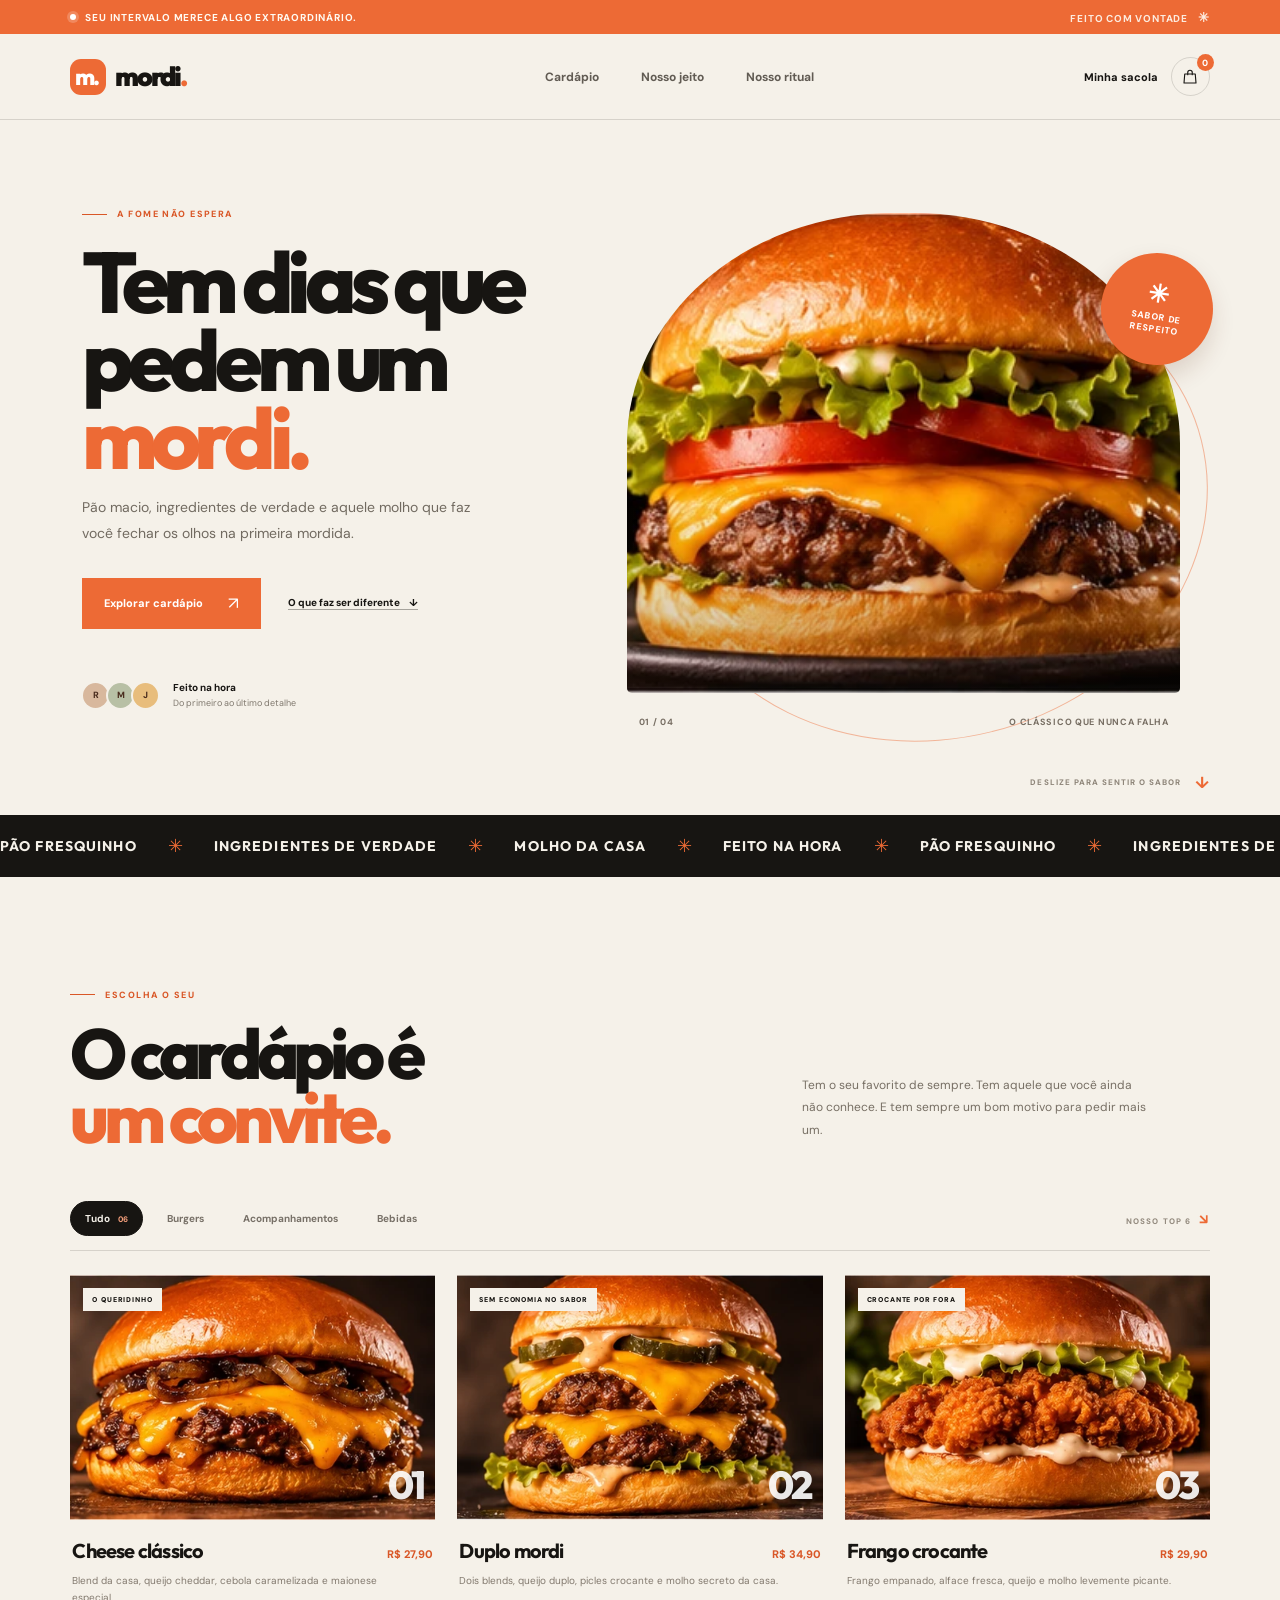
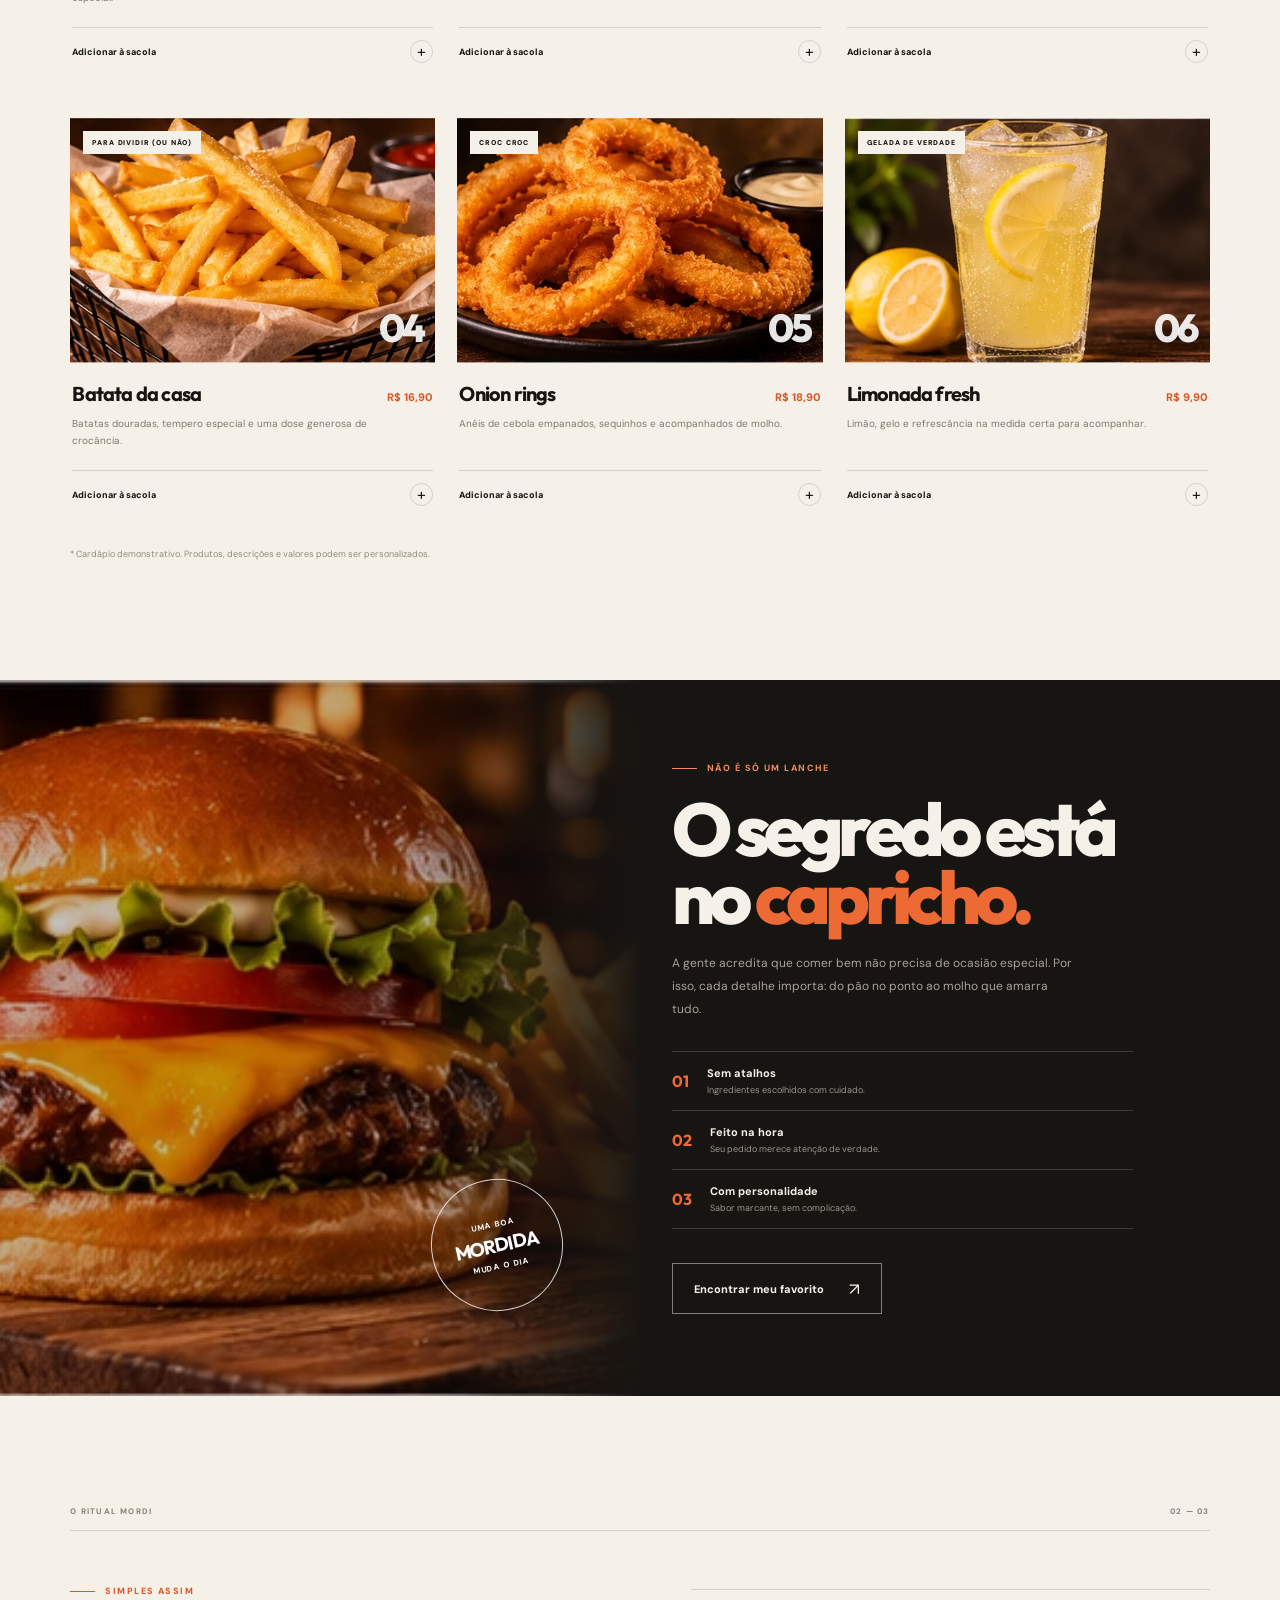
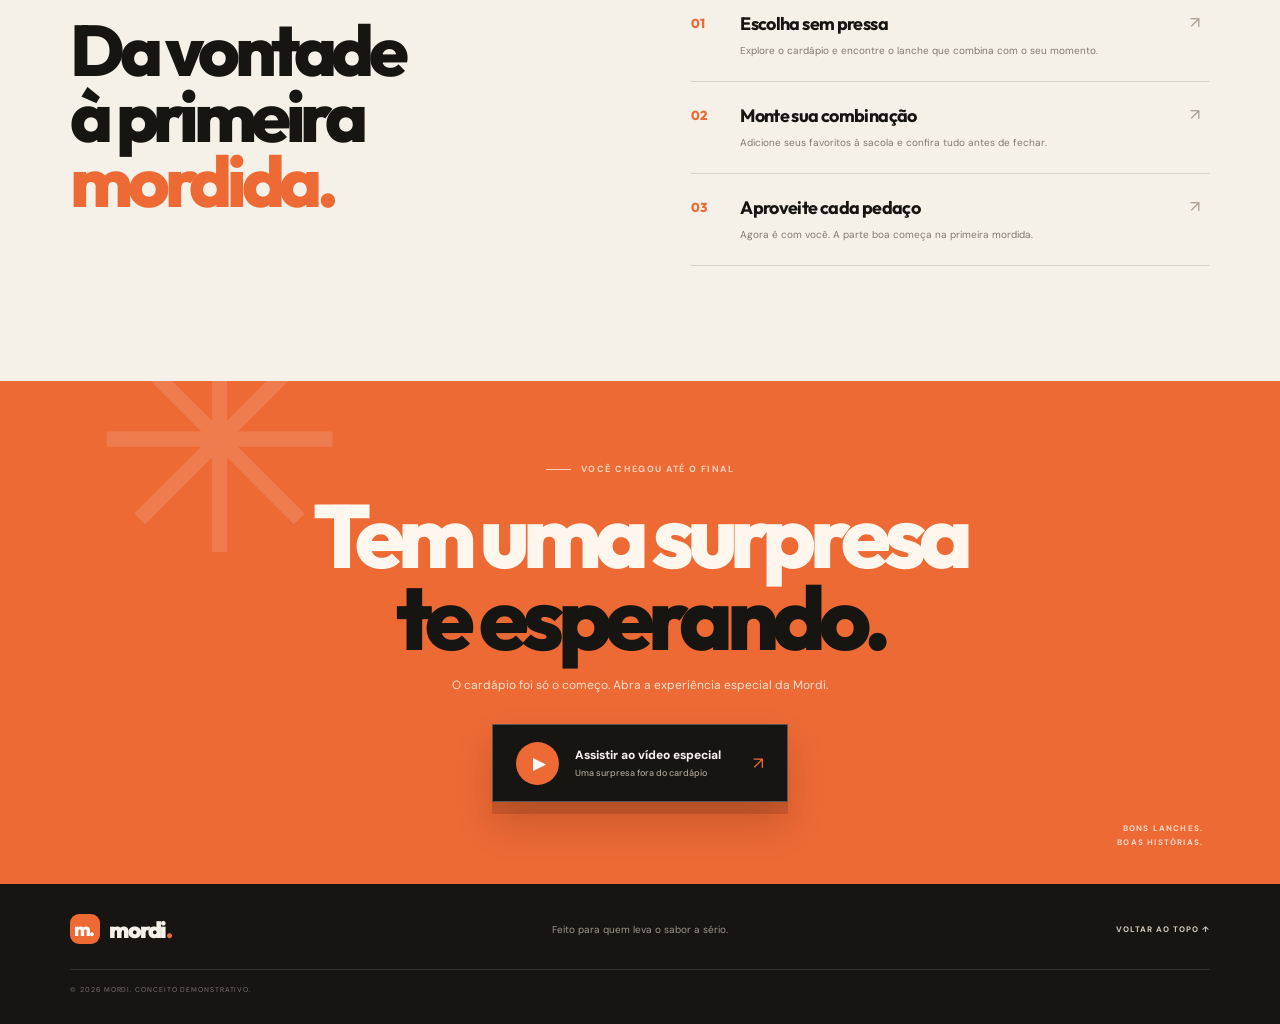
<file: index.html>
<!DOCTYPE html>
<html lang="pt-BR">
<head>
  <meta charset="UTF-8">
  <meta name="viewport" content="width=device-width, initial-scale=1.0">
  <meta name="theme-color" content="#171512">
  <meta name="description" content="Mordi — lanches feitos para transformar qualquer pausa em um momento especial.">
  <title>Mordi — Lanches sem miséria</title>
  <link rel="preconnect" href="https://fonts.googleapis.com">
  <link rel="preconnect" href="https://fonts.gstatic.com" crossorigin>
  <link href="https://fonts.googleapis.com/css2?family=DM+Sans:wght@400;500;600;700;800&family=Outfit:wght@400;500;600;700;800;900&display=swap" rel="stylesheet">
  <link rel="stylesheet" href="style.css">
  <script src="script.js" defer></script>
</head>
<body>
  <div class="announcement-bar">
    <span class="announcement-dot"></span>
    <p>Seu intervalo merece algo extraordinário.</p>
    <span class="announcement-right">FEITO COM VONTADE <span>✳</span></span>
  </div>

  <header class="site-header" id="topo">
    <a class="brand" href="#topo" aria-label="Mordi, página inicial">
      <span class="brand-mark">m.</span>
      <span class="brand-name">mordi<span>.</span></span>
    </a>

    <button class="mobile-menu-button" id="mobileMenuButton" type="button" aria-label="Abrir menu" aria-expanded="false" aria-controls="mainNav">
      <span></span><span></span>
    </button>

    <nav class="main-nav" id="mainNav" aria-label="Navegação principal">
      <a href="#cardapio">Cardápio</a>
      <a href="#nosso-jeito">Nosso jeito</a>
      <a href="#experiencia">Nosso ritual</a>
    </nav>

    <button class="cart-trigger" id="openCartButton" type="button" aria-label="Abrir sacola">
      <span class="cart-trigger-label">Minha sacola</span>
      <span class="cart-icon-wrap">
        <svg viewBox="0 0 24 24" aria-hidden="true"><path d="M5 8h14l1 12H4L5 8Z"/><path d="M9 9V6a3 3 0 0 1 6 0v3"/></svg>
        <span class="cart-count" id="cartCount">0</span>
      </span>
    </button>
  </header>

  <main>
    <section class="hero section-shell">
      <div class="hero-copy">
        <div class="eyebrow"><span class="eyebrow-line"></span> A FOME NÃO ESPERA</div>
        <h1>Tem dias que<br>pedem um <em>mordi.</em></h1>
        <p class="hero-description">Pão macio, ingredientes de verdade e aquele molho que faz você fechar os olhos na primeira mordida.</p>
        <div class="hero-actions">
          <a class="button button-primary" href="#cardapio">Explorar cardápio <span aria-hidden="true">↗</span></a>
          <a class="text-link" href="#nosso-jeito">O que faz ser diferente <span aria-hidden="true">↓</span></a>
        </div>
        <div class="hero-proof">
          <div class="proof-avatars" aria-hidden="true"><span>R</span><span>M</span><span>J</span></div>
          <div><strong>Feito na hora</strong><span>Do primeiro ao último detalhe</span></div>
        </div>
      </div>

      <div class="hero-visual">
        <div class="hero-image-frame">
          <img src="assets/images/burger-hero.webp" alt="Hambúrguer artesanal com queijo, salada e pão dourado" fetchpriority="high">
          <div class="image-grain"></div>
        </div>
        <div class="hero-sticker" aria-label="Sabor de respeito">
          <span class="sticker-star">✳</span>
          <span>SABOR DE<br>RESPEITO</span>
        </div>
        <div class="hero-caption"><span>01 / 04</span><span>O clássico que nunca falha</span></div>
        <div class="hero-orbit" aria-hidden="true"></div>
      </div>
      <div class="hero-bottom-note"><span>DESLIZE PARA SENTIR O SABOR</span><span class="note-arrow">↓</span></div>
    </section>

    <section class="ticker" aria-label="Nossos diferenciais">
      <div class="ticker-track">
        <span>PÃO FRESQUINHO</span><i>✳</i><span>INGREDIENTES DE VERDADE</span><i>✳</i><span>MOLHO DA CASA</span><i>✳</i><span>FEITO NA HORA</span><i>✳</i><span>PÃO FRESQUINHO</span><i>✳</i><span>INGREDIENTES DE VERDADE</span><i>✳</i><span>MOLHO DA CASA</span><i>✳</i><span>FEITO NA HORA</span><i>✳</i>
      </div>
    </section>

    <section class="menu-section section-shell" id="cardapio">
      <div class="section-heading menu-heading">
        <div>
          <div class="eyebrow"><span class="eyebrow-line"></span> ESCOLHA O SEU</div>
          <h2>O cardápio é<br><em>um convite.</em></h2>
        </div>
        <p>Tem o seu favorito de sempre. Tem aquele que você ainda não conhece. E tem sempre um bom motivo para pedir mais um.</p>
      </div>

      <div class="menu-toolbar">
        <div class="filter-list" role="group" aria-label="Filtrar cardápio">
          <button class="filter-button active" type="button" data-filter="todos" aria-pressed="true">Tudo <span>06</span></button>
          <button class="filter-button" type="button" data-filter="burgers" aria-pressed="false">Burgers</button>
          <button class="filter-button" type="button" data-filter="acompanhamentos" aria-pressed="false">Acompanhamentos</button>
          <button class="filter-button" type="button" data-filter="bebidas" aria-pressed="false">Bebidas</button>
        </div>
        <span class="menu-note">NOSSO TOP 6 <span>↘</span></span>
      </div>

      <div class="menu-grid" id="menuGrid">
        <article class="menu-card" data-category="burgers">
          <div class="menu-card-image">
            <img src="assets/images/cheese-classico.webp" alt="Hambúrguer com queijo derretido e pão tostado" loading="lazy">
            <span class="item-tag">O QUERIDINHO</span>
            <span class="item-number">01</span>
          </div>
          <div class="menu-card-info">
            <div class="item-title-row"><h3>Cheese clássico</h3><span class="item-price">R$ 27,90</span></div>
            <p>Blend da casa, queijo cheddar, cebola caramelizada e maionese especial.</p>
            <button class="add-button" type="button" data-add data-name="Cheese clássico" data-price="27.90">Adicionar à sacola <span>+</span></button>
          </div>
        </article>

        <article class="menu-card" data-category="burgers">
          <div class="menu-card-image">
            <img src="assets/images/duplo-mordi.webp" alt="Hambúrguer artesanal alto com queijo e vegetais" loading="lazy">
            <span class="item-tag">SEM ECONOMIA NO SABOR</span>
            <span class="item-number">02</span>
          </div>
          <div class="menu-card-info">
            <div class="item-title-row"><h3>Duplo mordi</h3><span class="item-price">R$ 34,90</span></div>
            <p>Dois blends, queijo duplo, picles crocante e molho secreto da casa.</p>
            <button class="add-button" type="button" data-add data-name="Duplo mordi" data-price="34.90">Adicionar à sacola <span>+</span></button>
          </div>
        </article>

        <article class="menu-card" data-category="burgers">
          <div class="menu-card-image">
            <img src="assets/images/frango-crocante.webp" alt="Sanduíche crocante de frango" loading="lazy">
            <span class="item-tag">CROCANTE POR FORA</span>
            <span class="item-number">03</span>
          </div>
          <div class="menu-card-info">
            <div class="item-title-row"><h3>Frango crocante</h3><span class="item-price">R$ 29,90</span></div>
            <p>Frango empanado, alface fresca, queijo e molho levemente picante.</p>
            <button class="add-button" type="button" data-add data-name="Frango crocante" data-price="29.90">Adicionar à sacola <span>+</span></button>
          </div>
        </article>

        <article class="menu-card" data-category="acompanhamentos">
          <div class="menu-card-image">
            <img src="assets/images/batata-da-casa.webp" alt="Porção de batatas fritas douradas" loading="lazy">
            <span class="item-tag">PARA DIVIDIR (OU NÃO)</span>
            <span class="item-number">04</span>
          </div>
          <div class="menu-card-info">
            <div class="item-title-row"><h3>Batata da casa</h3><span class="item-price">R$ 16,90</span></div>
            <p>Batatas douradas, tempero especial e uma dose generosa de crocância.</p>
            <button class="add-button" type="button" data-add data-name="Batata da casa" data-price="16.90">Adicionar à sacola <span>+</span></button>
          </div>
        </article>

        <article class="menu-card" data-category="acompanhamentos">
          <div class="menu-card-image">
            <img src="assets/images/onion-rings.webp" alt="Anéis de cebola empanados e dourados" loading="lazy">
            <span class="item-tag">CROC CROC</span>
            <span class="item-number">05</span>
          </div>
          <div class="menu-card-info">
            <div class="item-title-row"><h3>Onion rings</h3><span class="item-price">R$ 18,90</span></div>
            <p>Anéis de cebola empanados, sequinhos e acompanhados de molho.</p>
            <button class="add-button" type="button" data-add data-name="Onion rings" data-price="18.90">Adicionar à sacola <span>+</span></button>
          </div>
        </article>

        <article class="menu-card" data-category="bebidas">
          <div class="menu-card-image">
            <img src="assets/images/limonada-fresh.webp" alt="Bebida gelada com limão e gelo" loading="lazy">
            <span class="item-tag">GELADA DE VERDADE</span>
            <span class="item-number">06</span>
          </div>
          <div class="menu-card-info">
            <div class="item-title-row"><h3>Limonada fresh</h3><span class="item-price">R$ 9,90</span></div>
            <p>Limão, gelo e refrescância na medida certa para acompanhar.</p>
            <button class="add-button" type="button" data-add data-name="Limonada fresh" data-price="9.90">Adicionar à sacola <span>+</span></button>
          </div>
        </article>
      </div>
      <p class="menu-footnote">* Cardápio demonstrativo. Produtos, descrições e valores podem ser personalizados.</p>
    </section>

    <section class="manifesto-section" id="nosso-jeito">
      <div class="manifesto-image">
        <img src="assets/images/burger-manifesto.webp" alt="Hambúrguer artesanal preparado com ingredientes frescos" loading="lazy">
        <div class="manifesto-stamp"><span>UMA BOA</span><strong>MORDIDA</strong><span>MUDA O DIA</span></div>
      </div>
      <div class="manifesto-copy">
        <div class="eyebrow eyebrow-light"><span class="eyebrow-line"></span> NÃO É SÓ UM LANCHE</div>
        <h2>O segredo está<br>no <em>capricho.</em></h2>
        <p>A gente acredita que comer bem não precisa de ocasião especial. Por isso, cada detalhe importa: do pão no ponto ao molho que amarra tudo.</p>
        <div class="manifesto-points">
          <div><span>01</span><p><strong>Sem atalhos</strong>Ingredientes escolhidos com cuidado.</p></div>
          <div><span>02</span><p><strong>Feito na hora</strong>Seu pedido merece atenção de verdade.</p></div>
          <div><span>03</span><p><strong>Com personalidade</strong>Sabor marcante, sem complicação.</p></div>
        </div>
        <a class="button button-outline" href="#cardapio">Encontrar meu favorito <span aria-hidden="true">↗</span></a>
      </div>
    </section>

    <section class="experience-section section-shell" id="experiencia">
      <div class="experience-topline"><span>O RITUAL MORDI</span><span>02 — 03</span></div>
      <div class="experience-content">
        <div><div class="eyebrow"><span class="eyebrow-line"></span> SIMPLES ASSIM</div><h2>Da vontade<br>à primeira <em>mordida.</em></h2></div>
        <div class="steps-list">
          <div class="step"><span>01</span><div><h3>Escolha sem pressa</h3><p>Explore o cardápio e encontre o lanche que combina com o seu momento.</p></div><span class="step-arrow">↗</span></div>
          <div class="step"><span>02</span><div><h3>Monte sua combinação</h3><p>Adicione seus favoritos à sacola e confira tudo antes de fechar.</p></div><span class="step-arrow">↗</span></div>
          <div class="step"><span>03</span><div><h3>Aproveite cada pedaço</h3><p>Agora é com você. A parte boa começa na primeira mordida.</p></div><span class="step-arrow">↗</span></div>
        </div>
      </div>
    </section>

    <section class="closing-cta">
      <div class="cta-decoration" aria-hidden="true">✳</div>
      <div class="eyebrow eyebrow-light"><span class="eyebrow-line"></span> VOCÊ CHEGOU ATÉ O FINAL</div>
      <h2>Tem uma surpresa<br><em>te esperando.</em></h2>
      <p class="closing-cta-description">O cardápio foi só o começo. Abra a experiência especial da Mordi.</p>
      <a class="button button-video" href="experiencia.html">
        <span class="video-button-icon" aria-hidden="true">▶</span>
        <span class="video-button-copy"><strong>Assistir ao vídeo especial</strong><small>Uma surpresa fora do cardápio</small></span>
        <span class="video-button-arrow" aria-hidden="true">↗</span>
      </a>
      <span class="cta-side-note">BONS LANCHES.<br>BOAS HISTÓRIAS.</span>
    </section>
  </main>

  <footer class="site-footer">
    <a class="brand footer-brand" href="#topo"><span class="brand-mark">m.</span><span class="brand-name">mordi<span>.</span></span></a>
    <p>Feito para quem leva o sabor a sério.</p>
    <a href="#topo" class="back-top">VOLTAR AO TOPO ↑</a>
    <span class="footer-copy">© <span id="currentYear"></span> MORDI. CONCEITO DEMONSTRATIVO.</span>
  </footer>

  <button class="cart-backdrop" id="cartBackdrop" type="button" aria-label="Fechar sacola" hidden></button>
  <aside class="cart-panel" id="cartPanel" aria-labelledby="cartTitle" aria-hidden="true" hidden>
    <div class="cart-panel-header">
      <div><span class="eyebrow"><span class="eyebrow-line"></span> SEUS ESCOLHIDOS</span><h2 id="cartTitle">Minha sacola<span>.</span></h2></div>
      <button class="icon-button" id="closeCartButton" type="button" aria-label="Fechar sacola">×</button>
    </div>
    <div class="cart-items" id="cartItems"><div class="empty-cart"><span class="empty-cart-icon">＋</span><h3>A sacola está vazia.</h3><p>Seu próximo favorito está esperando no cardápio.</p><button type="button" class="text-link" id="backToMenuButton">Explorar cardápio ↗</button></div></div>
    <div class="cart-panel-footer">
      <div class="cart-total"><span>Total</span><strong id="cartTotal">R$ 0,00</strong></div>
      <button class="button button-primary cart-copy-button" id="copyOrderButton" type="button" disabled>Copiar resumo do pedido <span>↗</span></button>
      <p>O resumo será copiado para você compartilhar onde preferir.</p>
    </div>
  </aside>

  <div class="toast" id="toast" role="status" aria-live="polite"></div>
</body>
</html>
</file>
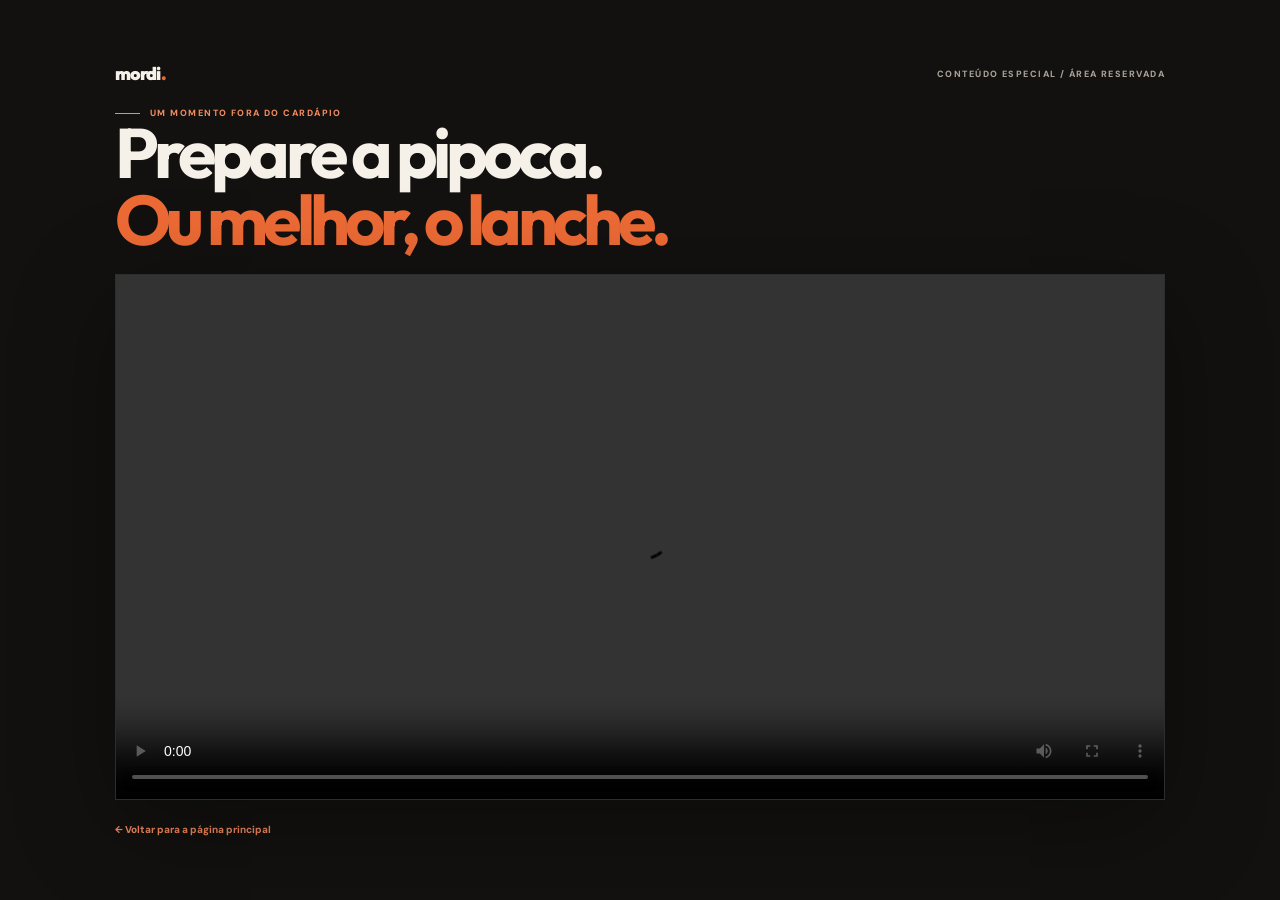
<file: experiencia.html>
<!DOCTYPE html>
<html lang="pt-BR">
<head>
  <meta charset="UTF-8">
  <meta name="viewport" content="width=device-width, initial-scale=1.0">
  <meta name="robots" content="noindex, nofollow">
  <meta name="theme-color" content="#12110f">
  <title>Área reservada — Mordi</title>
  <link rel="preconnect" href="https://fonts.googleapis.com">
  <link rel="preconnect" href="https://fonts.gstatic.com" crossorigin>
  <link href="https://fonts.googleapis.com/css2?family=DM+Sans:wght@400;500;600;700;800&family=Outfit:wght@400;500;600;700;800;900&display=swap" rel="stylesheet">
  <link rel="stylesheet" href="style.css">
  <script src="video.js" defer></script>
</head>
<body class="video-page">
  <main class="video-shell">
    <div class="video-topline"><a class="video-brand" href="index.html">mordi<span>.</span></a><span>CONTEÚDO ESPECIAL / ÁREA RESERVADA</span></div>
    <div class="eyebrow eyebrow-light"><span class="eyebrow-line"></span> UM MOMENTO FORA DO CARDÁPIO</div>
    <h1>Prepare a pipoca.<br><em>Ou melhor, o lanche.</em></h1>
    <div class="video-frame">
      <video id="featuredVideo" controls playsinline preload="metadata">
        <source src="videotop.mp4" type="video/mp4">
        Seu navegador não consegue reproduzir este vídeo.
      </video>
    </div>
    <p class="video-help" id="videoHelp" hidden><strong>Vídeo não encontrado.</strong> Coloque o arquivo <strong>videotop.mp4</strong> nesta mesma pasta, ao lado de index.html e experiencia.html, e atualize a página.</p>
    <a class="video-back" href="index.html">← Voltar para a página principal</a>
  </main>
</body>
</html>
</file>
<file: style.css>
:root {
  --ink: #171512;
  --ink-soft: #28241f;
  --paper: #f5f1e9;
  --paper-deep: #ebe4d8;
  --orange: #ed6a35;
  --orange-dark: #d95727;
  --muted: #80796f;
  --line: rgba(23, 21, 18, .14);
  --font-body: "DM Sans", Arial, sans-serif;
  --font-display: "Outfit", "Arial Narrow", sans-serif;
}

* { box-sizing: border-box; }
html { scroll-behavior: smooth; scroll-padding-top: 92px; }
body { margin: 0; background: var(--paper); color: var(--ink); font-family: var(--font-body); -webkit-font-smoothing: antialiased; }
body.no-scroll { overflow: hidden; }
button, a { font: inherit; }
a { color: inherit; text-decoration: none; }
button { color: inherit; }
img { display: block; width: 100%; }
::selection { background: var(--orange); color: #fff; }

.announcement-bar { min-height: 34px; padding: 0 5.5%; display: flex; align-items: center; gap: 9px; background: var(--orange); color: #fffaf2; font-size: 10px; font-weight: 700; letter-spacing: .08em; text-transform: uppercase; }
.announcement-bar p { margin: 0; }
.announcement-dot { width: 6px; height: 6px; border-radius: 50%; background: #fff; box-shadow: 0 0 0 3px rgba(255,255,255,.2); }
.announcement-right { margin-left: auto; opacity: .9; }
.announcement-right span { margin-left: 7px; font-size: 13px; }
.site-header { position: relative; z-index: 20; height: 86px; padding: 0 5.5%; display: flex; align-items: center; justify-content: space-between; background: var(--paper); border-bottom: 1px solid var(--line); }
.brand { display: inline-flex; align-items: center; gap: 9px; }
.brand-mark { width: 36px; height: 36px; display: grid; place-items: center; border-radius: 11px; background: var(--orange); color: #fff; font-family: var(--font-display); font-size: 23px; font-weight: 800; letter-spacing: -.09em; padding-right: 3px; }
.brand-name { font-family: var(--font-display); font-size: 27px; line-height: 1; font-weight: 900; letter-spacing: -.075em; }
.brand-name span { color: var(--orange); }
.main-nav { display: flex; align-items: center; gap: 42px; margin-left: 9%; }
.main-nav a { position: relative; padding: 10px 0; color: #615b53; font-size: 12px; font-weight: 700; transition: color .2s ease; }
.main-nav a::after { content: ""; position: absolute; left: 0; bottom: 2px; width: 0; height: 1px; background: var(--orange); transition: width .25s ease; }
.main-nav a:hover { color: var(--ink); }
.main-nav a:hover::after { width: 100%; }
.cart-trigger { display: inline-flex; align-items: center; gap: 13px; padding: 8px 0 8px 14px; border: 0; background: none; cursor: pointer; font-size: 11px; font-weight: 800; }
.cart-icon-wrap { position: relative; width: 39px; height: 39px; display: grid; place-items: center; border: 1px solid var(--line); border-radius: 50%; }
.cart-icon-wrap svg { width: 18px; fill: none; stroke: currentColor; stroke-width: 1.5; stroke-linecap: round; stroke-linejoin: round; }
.cart-count { position: absolute; top: -4px; right: -5px; width: 17px; height: 17px; display: grid; place-items: center; border-radius: 50%; background: var(--orange); color: white; font-size: 9px; }
.mobile-menu-button { display: none; }

.section-shell { width: min(1320px, 89%); margin: 0 auto; }
.hero { min-height: 650px; padding: 76px 0 70px; display: grid; grid-template-columns: .9fr 1.1fr; align-items: center; gap: 7%; position: relative; }
.hero-copy { position: relative; z-index: 2; padding: 12px 0 35px 2.5%; }
.eyebrow { display: flex; align-items: center; gap: 10px; color: var(--orange-dark); font-size: 9px; font-weight: 800; letter-spacing: .16em; }
.eyebrow-line { width: 25px; height: 1px; background: currentColor; }
.hero h1, .section-heading h2, .manifesto-copy h2, .experience-content h2, .closing-cta h2 { margin: 22px 0 19px; font-family: var(--font-display); font-weight: 800; font-size: clamp(58px, 6.7vw, 94px); line-height: .91; letter-spacing: -.075em; }
.hero h1 em, .section-heading h2 em, .manifesto-copy h2 em, .experience-content h2 em, .closing-cta h2 em { color: var(--orange); font-style: normal; }
.hero-description { max-width: 395px; color: #716a60; font-size: 14px; line-height: 1.85; }
.hero-actions { display: flex; align-items: center; gap: 27px; margin-top: 31px; }
.button { min-height: 51px; display: inline-flex; align-items: center; justify-content: center; gap: 25px; padding: 0 21px; border: 1px solid transparent; font-size: 11px; font-weight: 800; transition: transform .2s ease, background .2s ease, color .2s ease; cursor: pointer; }
.button:hover { transform: translateY(-3px); }
.button span { font-size: 17px; font-weight: 400; }
.button-primary { background: var(--orange); color: #fff; }
.button-primary:hover { background: var(--orange-dark); }
.text-link { display: inline-flex; align-items: center; gap: 9px; padding: 0; border: 0; border-bottom: 1px solid rgba(23,21,18,.35); background: none; color: var(--ink); font-size: 10px; font-weight: 800; cursor: pointer; }
.text-link:hover { color: var(--orange-dark); border-color: var(--orange-dark); }
.hero-proof { display: flex; align-items: center; gap: 13px; margin-top: 52px; }
.proof-avatars { display: flex; padding-left: 3px; }
.proof-avatars span { width: 29px; height: 29px; margin-left: -4px; display: grid; place-items: center; border: 2px solid var(--paper); border-radius: 50%; background: #d8b89d; color: #4a2c1e; font-size: 9px; font-weight: 800; }
.proof-avatars span:nth-child(2) { background: #b8c0a5; }
.proof-avatars span:nth-child(3) { background: #e8bd7c; }
.hero-proof strong, .hero-proof div:last-child span { display: block; }
.hero-proof strong { font-size: 10px; }
.hero-proof div:last-child span { margin-top: 3px; color: var(--muted); font-size: 9px; }
.hero-visual { position: relative; min-width: 0; padding: 0 5% 35px 0; }
.hero-image-frame { position: relative; height: 480px; overflow: hidden; border-radius: 48% 48% 5px 5px; background: #c78c56; }
.hero-image-frame img { height: 100%; object-fit: cover; object-position: center; }
.image-grain { position: absolute; inset: 0; background: linear-gradient(180deg, transparent 60%, rgba(25,16,10,.24)); pointer-events: none; }
.hero-sticker { position: absolute; top: 40px; right: -3px; width: 112px; height: 112px; display: flex; flex-direction: column; align-items: center; justify-content: center; gap: 5px; border-radius: 50%; background: var(--orange); color: #fff; text-align: center; font-size: 9px; font-weight: 800; line-height: 1.3; letter-spacing: .08em; transform: rotate(9deg); box-shadow: 0 12px 25px rgba(90,40,15,.16); }
.sticker-star { font-size: 25px; line-height: 1; }
.hero-caption { position: absolute; right: 7%; bottom: 0; left: 2%; display: flex; justify-content: space-between; color: #776e63; font-size: 9px; font-weight: 700; letter-spacing: .08em; text-transform: uppercase; }
.hero-orbit { position: absolute; z-index: -1; top: 12%; right: 0; width: 94%; height: 90%; border: 1px solid rgba(237,106,53,.45); border-radius: 50%; transform: rotate(-14deg); }
.hero-bottom-note { position: absolute; right: 0; bottom: 22px; display: flex; align-items: center; gap: 13px; color: #8e8579; font-size: 8px; font-weight: 800; letter-spacing: .13em; }
.note-arrow { color: var(--orange); font-size: 16px; }

.ticker { overflow: hidden; padding: 19px 0; background: var(--ink); color: var(--paper); }
.ticker-track { min-width: max-content; display: flex; align-items: center; justify-content: space-around; gap: 31px; animation: tickerMove 32s linear infinite; }
.ticker-track span { font-family: var(--font-display); font-size: 14px; font-weight: 700; letter-spacing: .08em; }
.ticker-track i { color: var(--orange); font-size: 18px; font-style: normal; }
@keyframes tickerMove { from { transform: translateX(0); } to { transform: translateX(-25%); } }

.menu-section { padding: 112px 0 120px; }
.section-heading { display: flex; align-items: end; justify-content: space-between; gap: 30px; }
.section-heading h2 { margin: 20px 0 0; font-size: clamp(52px, 5.5vw, 76px); }
.section-heading > p { max-width: 345px; margin: 0 5.5% 7px 0; color: #776f64; font-size: 12px; line-height: 1.9; }
.menu-toolbar { display: flex; align-items: center; justify-content: space-between; margin: 52px 0 24px; padding-bottom: 14px; border-bottom: 1px solid var(--line); }
.filter-list { display: flex; align-items: center; gap: 9px; flex-wrap: wrap; }
.filter-button { display: inline-flex; align-items: center; gap: 8px; padding: 10px 14px; border: 1px solid transparent; border-radius: 30px; background: transparent; color: #777067; font-size: 10px; font-weight: 700; cursor: pointer; transition: .2s ease; }
.filter-button:hover { color: var(--ink); }
.filter-button.active { border-color: var(--ink); background: var(--ink); color: var(--paper); }
.filter-button span { color: #f8a17d; font-size: 8px; }
.menu-note { color: #938a7e; font-size: 8px; font-weight: 800; letter-spacing: .14em; }
.menu-note span { color: var(--orange); font-size: 14px; margin-left: 5px; }
.menu-grid { display: grid; grid-template-columns: repeat(3, minmax(0, 1fr)); gap: 43px 22px; }
.menu-card { min-width: 0; animation: cardIn .35s ease both; }
.menu-card[hidden] { display: none; }
@keyframes cardIn { from { opacity: 0; transform: translateY(10px); } to { opacity: 1; transform: translateY(0); } }
.menu-card-image { position: relative; height: 245px; overflow: hidden; background: #dfd2c0; }
.menu-card-image img { height: 100%; object-fit: cover; transition: transform .55s cubic-bezier(.2,.7,.2,1); }
.menu-card:hover .menu-card-image img { transform: scale(1.055); }
.item-tag { position: absolute; top: 13px; left: 13px; padding: 7px 9px; background: var(--paper); color: var(--ink); font-size: 7px; font-weight: 900; letter-spacing: .12em; }
.item-number { position: absolute; right: 13px; bottom: 11px; color: rgba(255,255,255,.9); font-family: var(--font-display); font-size: 39px; font-weight: 800; letter-spacing: -.08em; text-shadow: 0 2px 12px rgba(0,0,0,.25); }
.menu-card-info { padding: 18px 2px 0; }
.item-title-row { display: flex; align-items: baseline; justify-content: space-between; gap: 12px; }
.item-title-row h3 { margin: 0; font-family: var(--font-display); font-size: 20px; font-weight: 700; letter-spacing: -.04em; }
.item-price { flex-shrink: 0; color: var(--orange-dark); font-size: 11px; font-weight: 800; }
.menu-card-info > p { min-height: 39px; max-width: 330px; margin: 9px 0 16px; color: #82796e; font-size: 10px; line-height: 1.7; }
.add-button { width: 100%; display: flex; align-items: center; justify-content: space-between; padding: 12px 0; border: 0; border-top: 1px solid var(--line); background: transparent; font-size: 9px; font-weight: 800; text-align: left; cursor: pointer; transition: color .2s ease; }
.add-button span { width: 23px; height: 23px; display: grid; place-items: center; border: 1px solid var(--line); border-radius: 50%; font-size: 16px; font-weight: 400; transition: .2s ease; }
.add-button:hover { color: var(--orange-dark); }
.add-button:hover span { border-color: var(--orange); background: var(--orange); color: #fff; }
.menu-footnote { margin: 30px 0 0; color: #938a7e; font-size: 9px; }

.manifesto-section { display: grid; grid-template-columns: 1fr 1fr; min-height: 635px; background: var(--ink); color: var(--paper); }
.manifesto-image { position: relative; min-height: 635px; overflow: hidden; }
.manifesto-image img { position: absolute; inset: 0; height: 100%; object-fit: cover; filter: brightness(.76); }
.manifesto-image::after { content: ""; position: absolute; inset: 0; background: linear-gradient(90deg, transparent 65%, var(--ink)); }
.manifesto-stamp { position: absolute; z-index: 2; right: 12%; bottom: 12%; width: 132px; height: 132px; display: flex; flex-direction: column; align-items: center; justify-content: center; border: 1px solid rgba(255,255,255,.8); border-radius: 50%; color: white; font-size: 8px; font-weight: 700; letter-spacing: .12em; transform: rotate(-12deg); }
.manifesto-stamp strong { margin: 4px 0; font-family: var(--font-display); font-size: 19px; letter-spacing: -.04em; }
.manifesto-copy { align-self: center; max-width: 570px; padding: 82px 12% 82px 5%; }
.eyebrow-light { color: #f18a5f; }
.manifesto-copy h2 { margin: 21px 0 22px; font-size: clamp(56px, 5.8vw, 79px); }
.manifesto-copy > p { max-width: 400px; color: #aaa197; font-size: 12px; line-height: 1.9; }
.manifesto-points { margin: 31px 0 34px; border-top: 1px solid rgba(255,255,255,.16); }
.manifesto-points > div { display: flex; align-items: center; gap: 18px; padding: 14px 0; border-bottom: 1px solid rgba(255,255,255,.16); }
.manifesto-points > div > span { color: var(--orange); font-family: var(--font-display); font-size: 16px; font-weight: 700; }
.manifesto-points p { margin: 0; color: #9c948b; font-size: 9px; }
.manifesto-points strong { display: block; margin-bottom: 4px; color: var(--paper); font-size: 11px; }
.button-outline { border-color: rgba(255,255,255,.45); color: var(--paper); }
.button-outline:hover { border-color: var(--orange); background: var(--orange); }

.experience-section { padding: 110px 0 115px; }
.experience-topline { display: flex; justify-content: space-between; padding-bottom: 14px; border-bottom: 1px solid var(--line); color: #8c8378; font-size: 8px; font-weight: 800; letter-spacing: .15em; }
.experience-content { display: grid; grid-template-columns: 1fr 1fr; gap: 9%; padding-top: 54px; }
.experience-content h2 { margin-top: 20px; font-size: clamp(54px, 5.6vw, 78px); }
.steps-list { padding-top: 4px; }
.step { display: grid; grid-template-columns: 32px 1fr 20px; align-items: start; gap: 17px; padding: 22px 0; border-bottom: 1px solid var(--line); }
.step:first-child { border-top: 1px solid var(--line); }
.step > span:first-child { padding-top: 3px; color: var(--orange); font-family: var(--font-display); font-size: 13px; font-weight: 800; }
.step h3 { margin: 0 0 7px; font-family: var(--font-display); font-size: 18px; letter-spacing: -.035em; }
.step p { max-width: 360px; margin: 0; color: #81796f; font-size: 10px; line-height: 1.7; }
.step-arrow { color: #a59b8d; font-size: 16px; transition: color .2s ease, transform .2s ease; }
.step:hover .step-arrow { color: var(--orange); transform: translate(3px,-3px); }

.closing-cta { position: relative; overflow: hidden; min-height: 490px; padding: 82px 8%; display: flex; flex-direction: column; align-items: center; justify-content: center; background: var(--orange); color: #fff7ee; text-align: center; }
.closing-cta .eyebrow { color: #ffceb9; }
.closing-cta .eyebrow-line { background: currentColor; }
.closing-cta h2 { margin: 19px 0 17px; font-size: clamp(60px, 7vw, 90px); }
.closing-cta h2 em { color: var(--ink); }
.closing-cta-description { max-width: 390px; margin: 0 0 28px; color: rgba(255,247,238,.84); font-size: 12px; line-height: 1.8; }
.button-video { min-height: 78px; gap: 16px; padding: 10px 23px; border: 1px solid rgba(255,255,255,.28); background: var(--ink); color: var(--paper); box-shadow: 0 12px 0 rgba(88,35,15,.2), 0 22px 38px rgba(70,25,10,.2); text-align: left; }
.button-video:hover { background: #29241f; box-shadow: 0 17px 0 rgba(88,35,15,.17), 0 27px 42px rgba(70,25,10,.24); }
.video-button-icon { width: 43px; height: 43px; display: grid; place-items: center; padding-left: 3px; border-radius: 50%; background: var(--orange); color: white; font-size: 13px; }
.video-button-copy { display: flex; flex-direction: column; align-items: flex-start; gap: 4px; }
.video-button-copy strong { font-size: 12px; font-weight: 800; }
.video-button-copy small { color: #aaa197; font-size: 9px; font-weight: 500; }
.video-button-arrow { margin-left: 16px; color: var(--orange); font-size: 21px; }
.cta-decoration { position: absolute; top: -90px; left: 7%; color: rgba(255,255,255,.12); font-size: 310px; line-height: 1; }
.cta-side-note { position: absolute; right: 6%; bottom: 35px; color: rgba(255,255,255,.72); font-size: 8px; font-weight: 800; letter-spacing: .15em; line-height: 1.7; text-align: right; }

.site-footer { min-height: 120px; padding: 30px 5.5%; display: grid; grid-template-columns: 1fr 1fr 1fr; align-items: center; gap: 15px; background: var(--ink); color: var(--paper); }
.footer-brand .brand-mark { width: 30px; height: 30px; border-radius: 9px; font-size: 19px; }
.footer-brand .brand-name { font-size: 23px; }
.site-footer > p { margin: 0; color: #9d958b; font-size: 10px; text-align: center; }
.back-top { justify-self: end; color: #d0c7bc; font-size: 8px; font-weight: 800; letter-spacing: .12em; }
.back-top:hover { color: var(--orange); }
.footer-copy { grid-column: 1 / -1; margin-top: 10px; padding-top: 15px; border-top: 1px solid rgba(255,255,255,.13); color: #79736b; font-size: 7px; letter-spacing: .13em; }

.cart-backdrop { position: fixed; z-index: 40; inset: 0; width: 100%; height: 100%; border: 0; background: rgba(16,14,12,.58); backdrop-filter: blur(3px); cursor: default; }
.cart-backdrop[hidden], .cart-panel[hidden] { display: none; }
.cart-panel { position: fixed; z-index: 41; top: 0; right: 0; width: min(440px, 100%); height: 100dvh; display: flex; flex-direction: column; padding: 31px; background: var(--paper); box-shadow: -15px 0 55px rgba(0,0,0,.15); animation: panelIn .25s ease; }
@keyframes panelIn { from { transform: translateX(25px); opacity: .5; } to { transform: translateX(0); opacity: 1; } }
.cart-panel-header { display: flex; justify-content: space-between; align-items: start; padding-bottom: 24px; border-bottom: 1px solid var(--line); }
.cart-panel-header h2 { margin: 12px 0 0; font-family: var(--font-display); font-size: 35px; letter-spacing: -.06em; }
.cart-panel-header h2 span { color: var(--orange); }
.icon-button { width: 37px; height: 37px; border: 1px solid var(--line); border-radius: 50%; background: transparent; font-size: 25px; line-height: 1; cursor: pointer; }
.icon-button:hover { background: var(--ink); color: white; }
.cart-items { flex: 1; overflow-y: auto; padding: 15px 0; }
.empty-cart { min-height: 290px; display: flex; flex-direction: column; align-items: center; justify-content: center; text-align: center; }
.empty-cart-icon { width: 53px; height: 53px; display: grid; place-items: center; border: 1px solid var(--line); border-radius: 50%; color: var(--orange); font-size: 27px; }
.empty-cart h3 { margin: 19px 0 6px; font-family: var(--font-display); font-size: 20px; }
.empty-cart p { max-width: 230px; margin: 0 0 17px; color: #82796f; font-size: 10px; line-height: 1.7; }
.cart-row { display: grid; grid-template-columns: 1fr auto; gap: 12px; padding: 16px 0; border-bottom: 1px solid var(--line); }
.cart-row h3 { margin: 0 0 5px; font-family: var(--font-display); font-size: 15px; }
.cart-row p { margin: 0; color: #81796f; font-size: 9px; }
.cart-row-side { display: flex; flex-direction: column; align-items: end; justify-content: space-between; gap: 8px; }
.cart-row-price { font-size: 11px; font-weight: 800; }
.quantity-control { display: flex; align-items: center; gap: 9px; }
.quantity-control button { width: 22px; height: 22px; border: 1px solid var(--line); border-radius: 50%; background: transparent; cursor: pointer; }
.quantity-control button:hover { border-color: var(--orange); color: var(--orange-dark); }
.quantity-control span { min-width: 10px; font-size: 10px; font-weight: 800; text-align: center; }
.cart-panel-footer { padding-top: 19px; border-top: 1px solid var(--line); }
.cart-total { display: flex; justify-content: space-between; align-items: center; margin-bottom: 18px; }
.cart-total span { color: #7c746a; font-size: 11px; }
.cart-total strong { font-family: var(--font-display); font-size: 23px; }
.cart-copy-button { width: 100%; }
.cart-copy-button:disabled { opacity: .45; cursor: not-allowed; transform: none; }
.cart-panel-footer > p { margin: 12px 0 0; color: #8f867b; font-size: 8px; text-align: center; }
.toast { position: fixed; z-index: 60; right: 25px; bottom: 25px; max-width: calc(100% - 50px); padding: 13px 17px; background: var(--ink); color: white; font-size: 10px; font-weight: 700; box-shadow: 0 8px 30px rgba(0,0,0,.2); opacity: 0; pointer-events: none; transform: translateY(10px); transition: .25s ease; }
.toast.show { opacity: 1; transform: translateY(0); }

.video-page { min-height: 100vh; display: grid; place-items: center; padding: 45px 5%; background: #12110f; color: #f5f1e9; }
.video-shell { width: min(1050px, 100%); }
.video-topline { display: flex; align-items: center; justify-content: space-between; gap: 20px; margin-bottom: 22px; color: #aaa197; font-size: 9px; font-weight: 800; letter-spacing: .16em; }
.video-brand { color: #f5f1e9; font-family: var(--font-display); font-size: 18px; font-weight: 900; letter-spacing: -.05em; }
.video-brand span { color: var(--orange); }
.video-shell h1 { margin: 0 0 22px; font-family: var(--font-display); font-size: clamp(38px, 6vw, 70px); line-height: .95; letter-spacing: -.07em; }
.video-shell h1 em { color: var(--orange); font-style: normal; }
.video-frame { position: relative; overflow: hidden; border: 1px solid rgba(255,255,255,.16); background: #050505; box-shadow: 0 25px 90px rgba(0,0,0,.35); }
.video-frame video { display: block; width: 100%; max-height: 70vh; background: #050505; }
.video-help { margin-top: 15px; color: #aaa197; font-size: 11px; line-height: 1.7; }
.video-help strong { color: #f5f1e9; }
.video-back { display: inline-flex; margin-top: 23px; color: #f18a5f; font-size: 10px; font-weight: 800; }

@media (max-width: 900px) {
  .site-header { padding: 0 5%; }
  .main-nav { gap: 23px; margin-left: 0; }
  .hero { min-height: 590px; gap: 3%; }
  .hero-image-frame { height: 420px; }
  .hero h1 { font-size: clamp(56px, 7vw, 76px); }
  .menu-card-image { height: 205px; }
  .manifesto-copy { padding-right: 8%; }
}

@media (max-width: 680px) {
  html { scroll-padding-top: 75px; }
  .announcement-bar { min-height: 31px; padding: 0 5%; font-size: 8px; }
  .announcement-right { font-size: 7px; }
  .site-header { height: 71px; }
  .brand-mark { width: 32px; height: 32px; font-size: 21px; }
  .brand-name { font-size: 24px; }
  .mobile-menu-button { width: 38px; height: 38px; display: flex; flex-direction: column; align-items: center; justify-content: center; gap: 6px; margin-left: auto; border: 1px solid var(--line); border-radius: 50%; background: transparent; cursor: pointer; }
  .mobile-menu-button span { width: 15px; height: 1px; background: var(--ink); transition: transform .2s ease; }
  .mobile-menu-button[aria-expanded="true"] span:first-child { transform: translateY(3.5px) rotate(45deg); }
  .mobile-menu-button[aria-expanded="true"] span:last-child { transform: translateY(-3.5px) rotate(-45deg); }
  .main-nav { position: absolute; top: 70px; right: 0; left: 0; display: none; flex-direction: column; align-items: stretch; gap: 0; padding: 9px 5% 17px; border-bottom: 1px solid var(--line); background: var(--paper); box-shadow: 0 13px 20px rgba(0,0,0,.06); }
  .main-nav.open { display: flex; }
  .main-nav a { padding: 13px 0; border-bottom: 1px solid var(--line); font-size: 12px; }
  .main-nav a:last-child { border-bottom: 0; }
  .cart-trigger { gap: 0; padding-left: 10px; }
  .cart-trigger-label { display: none; }
  .cart-icon-wrap { width: 36px; height: 36px; }
  .section-shell { width: 90%; }
  .hero { min-height: 0; grid-template-columns: 1fr; gap: 21px; padding: 58px 0 66px; }
  .hero-copy { padding: 0; }
  .hero h1 { margin: 19px 0 14px; font-size: clamp(57px, 15vw, 78px); }
  .hero-description { max-width: 360px; font-size: 12px; }
  .hero-actions { flex-wrap: wrap; gap: 17px; margin-top: 24px; }
  .button { min-height: 48px; gap: 17px; padding: 0 17px; }
  .hero-proof { margin-top: 28px; }
  .hero-visual { width: 92%; margin: 0 auto; padding: 0 3% 28px 0; }
  .hero-image-frame { height: min(105vw, 405px); border-radius: 48% 48% 4px 4px; }
  .hero-sticker { top: 28px; right: -9px; width: 88px; height: 88px; font-size: 7px; }
  .sticker-star { font-size: 19px; }
  .hero-caption { right: 4%; left: 0; font-size: 7px; }
  .hero-orbit { right: -2%; }
  .hero-bottom-note { right: 0; bottom: 16px; font-size: 6px; }
  .ticker { padding: 15px 0; }
  .ticker-track { gap: 22px; }
  .ticker-track span { font-size: 11px; }
  .menu-section { padding: 76px 0 82px; }
  .section-heading { display: block; }
  .section-heading h2 { font-size: 58px; }
  .section-heading > p { max-width: 355px; margin: 20px 0 0; font-size: 11px; }
  .menu-toolbar { align-items: flex-start; gap: 10px; margin: 35px 0 20px; }
  .filter-list { gap: 4px; }
  .filter-button { padding: 8px 10px; font-size: 9px; }
  .menu-note { display: none; }
  .menu-grid { grid-template-columns: repeat(2, minmax(0, 1fr)); gap: 29px 13px; }
  .menu-card-image { height: clamp(140px, 39vw, 220px); }
  .item-tag { top: 8px; left: 8px; padding: 6px 7px; font-size: 6px; }
  .item-number { right: 8px; bottom: 5px; font-size: 30px; }
  .item-title-row { align-items: start; flex-direction: column; gap: 4px; }
  .item-title-row h3 { font-size: 17px; }
  .item-price { font-size: 10px; }
  .menu-card-info > p { min-height: 50px; margin: 8px 0 10px; font-size: 9px; }
  .add-button { padding: 10px 0; font-size: 8px; }
  .add-button span { width: 20px; height: 20px; }
  .menu-footnote { font-size: 8px; line-height: 1.6; }
  .manifesto-section { grid-template-columns: 1fr; }
  .manifesto-image { min-height: 350px; }
  .manifesto-image::after { background: linear-gradient(180deg, transparent 65%, var(--ink)); }
  .manifesto-stamp { right: 8%; bottom: 8%; width: 105px; height: 105px; }
  .manifesto-stamp strong { font-size: 16px; }
  .manifesto-copy { padding: 63px 7% 70px; }
  .manifesto-copy h2 { font-size: 63px; }
  .manifesto-copy > p { font-size: 11px; }
  .experience-section { padding: 76px 0 82px; }
  .experience-content { grid-template-columns: 1fr; gap: 22px; padding-top: 37px; }
  .experience-content h2 { font-size: 61px; }
  .step { grid-template-columns: 26px 1fr 16px; gap: 11px; padding: 18px 0; }
  .step h3 { font-size: 16px; }
  .step p { font-size: 9px; }
  .closing-cta { min-height: 430px; padding: 65px 6% 82px; }
  .closing-cta h2 { font-size: 66px; }
  .closing-cta-description { max-width: 300px; font-size: 11px; }
  .button-video { min-height: 72px; gap: 12px; padding: 9px 15px; }
  .video-button-icon { width: 38px; height: 38px; }
  .video-button-copy strong { font-size: 10px; }
  .video-button-copy small { font-size: 8px; }
  .video-button-arrow { margin-left: 4px; }
  .cta-decoration { top: -42px; left: -17%; font-size: 210px; }
  .cta-side-note { right: 5%; bottom: 19px; font-size: 6px; }
  .site-footer { grid-template-columns: 1fr auto; padding: 26px 5%; }
  .site-footer > p { grid-column: 1 / -1; grid-row: 2; text-align: left; }
  .back-top { grid-column: 2; grid-row: 1; }
  .footer-copy { grid-row: 3; }
  .cart-panel { padding: 25px 21px; }
  .video-page { padding: 28px 5%; }
  .video-topline { font-size: 7px; }
}

@media (prefers-reduced-motion: reduce) {
  *, *::before, *::after { scroll-behavior: auto !important; animation-duration: .01ms !important; animation-iteration-count: 1 !important; transition-duration: .01ms !important; }
}
</file>
